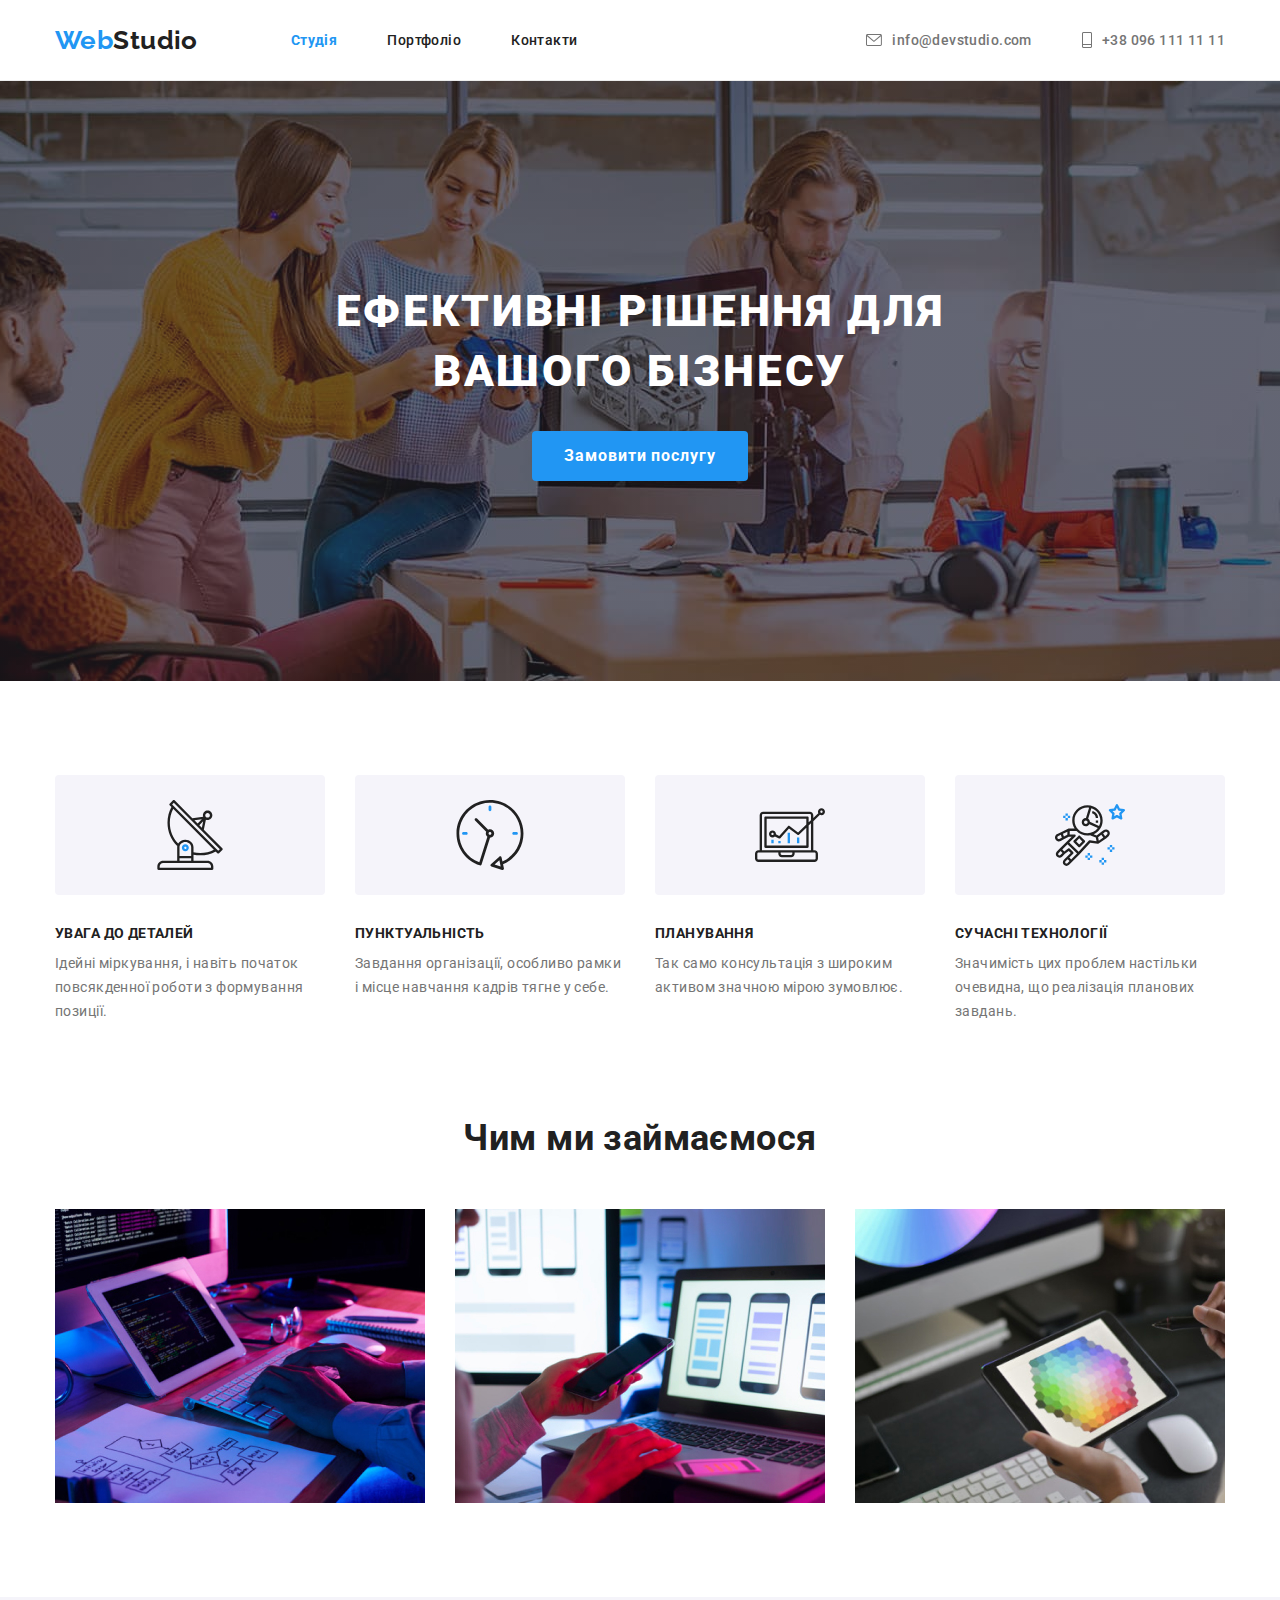
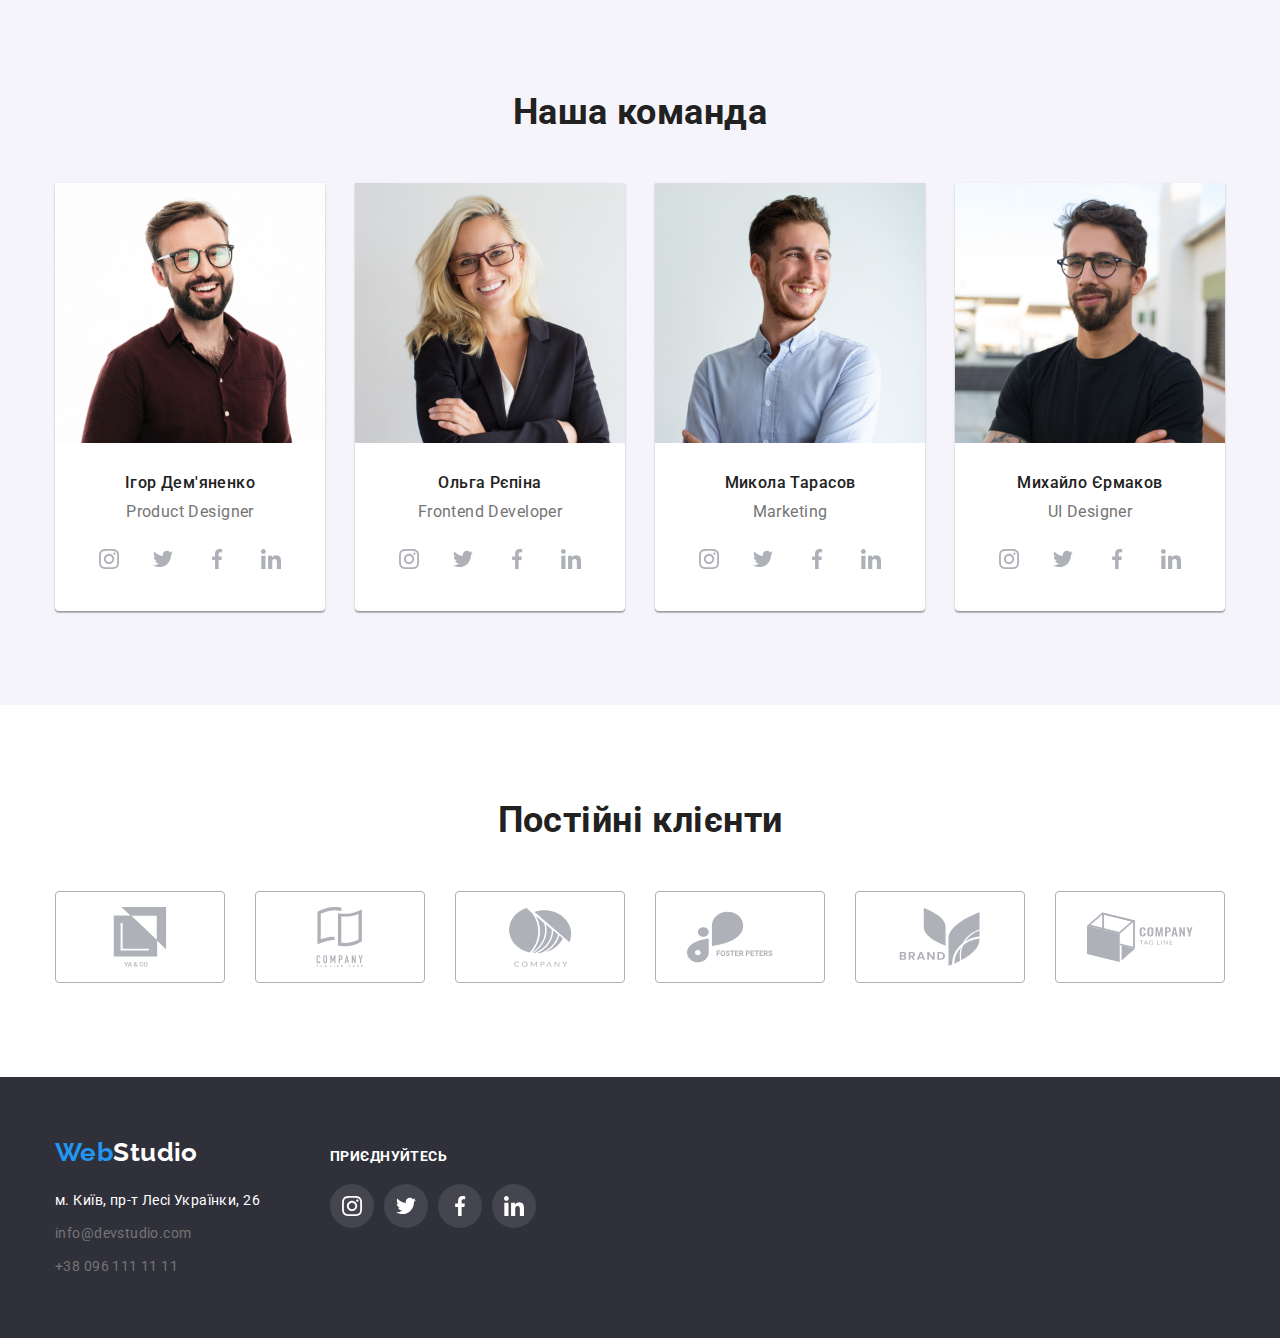
<file: index.html>
<!DOCTYPE html>
<html lang="uk">
  <head>
    <meta charset="UTF-8" />
    <meta http-equiv="X-UA-Compatible" content="IE=edge" />
    <meta name="viewport" content="width=device-width, initial-scale=1.0" />
    <title>WebStudio</title>
    <link rel="preconnect" href="https://fonts.googleapis.com" />
    <link rel="preconnect" href="https://fonts.gstatic.com" crossorigin />
    <link
      href="https://fonts.googleapis.com/css2?family=Raleway:wght@700&family=Roboto:wght@400;500;700;900&display=swap"
      rel="stylesheet"
    />
    <link
      rel="stylesheet"
      href="https://cdnjs.cloudflare.com/ajax/libs/modern-normalize/1.1.0/modern-normalize.css"
    />
    <link rel="stylesheet" href="./css/styles.css" />
  </head>
  <body>
    <header class="page-header">
      <div class="header-container container">
        <nav class="nav">
          <a class="logo link" href="./index.html">
            <span class="logo-first">Web</span><span class="logo-second">Studio</span></a
          >
          <ul class="nav-list list">
            <li><a class="nav-link link active" href="./index.html">Студія</a></li>
            <li><a class="nav-link link" href="./portfolio.html">Портфоліо</a></li>
            <li><a class="nav-link link" href="#">Контакти</a></li>
          </ul>
        </nav>
        <ul class="contact-list">
          <li>
            <a class="header-mail contact-link link" href="mailto:info@devstudio.com">
              <svg class="icon-contact" width="16px" height="12px">
                <use href="./images/icons/icons.svg#envelope"></use>
              </svg>
              info@devstudio.com
            </a>
          </li>
          <li>
            <a class="header-phone contact-link link" href="tel:+380961111111">
              <svg class="icon-contact" width="10px" height="16px">
                <use href="./images/icons/icons.svg#phone"></use>
              </svg>
              +38 096 111 11 11</a
            >
          </li>
        </ul>
      </div>
    </header>

    <main>
      <!-- HERO -->
      <section class="hero section">
        <div class="container">
          <h1 class="hero-title">Ефективні рішення для вашого бізнесу</h1>
          <button class="hero-button" type="button">Замовити послугу</button>
        </div>
      </section>
      <!-- BENEFITS -->
      <section class="benefits-section section">
        <div class="benefits-container container">
          <h2 class="visually-hidden">Переваги нашої команди</h2>
          <ul class="benefits-order list">
            <li class="benefits-list">
              <div class="benefits-thumb">
                <svg class="icon-details" width="70" height="70">
                  <use href="./images/icons/icons.svg#antenna"></use>
                </svg>
              </div>
              <h3 class="benefits-title">Увага до деталей</h3>
              <p class="benefits-text">
                Ідейні міркування, і навіть початок повсякденної роботи з формування позиції.
              </p>
            </li>
            <li class="benefits-list">
              <div class="benefits-thumb">
                <svg class="icon-details" width="70" height="70">
                  <use href="./images/icons/icons.svg#clock"></use>
                </svg>
              </div>
              <h3 class="benefits-title">Пунктуальність</h3>
              <p class="benefits-text">
                Завдання організації, особливо рамки і місце навчання кадрів тягне у себе.
              </p>
            </li>
            <li class="benefits-list">
              <div class="benefits-thumb">
                <svg class="icon-details" width="70" height="70">
                  <use href="./images/icons/icons.svg#diagram"></use>
                </svg>
              </div>
              <h3 class="benefits-title">Планування</h3>
              <p class="benefits-text">
                Так само консультація з широким активом значною мірою зумовлює.
              </p>
            </li>
            <li class="benefits-list">
              <div class="benefits-thumb">
                <svg class="icon-details" width="70" height="70">
                  <use href="./images/icons/icons.svg#astronaut"></use>
                </svg>
              </div>
              <h3 class="benefits-title">Cучасні технології</h3>
              <p class="benefits-text">
                Значимість цих проблем настільки очевидна, що реалізація планових завдань.
              </p>
            </li>
          </ul>
        </div>
      </section>
      <!-- WHAT WE DO -->
      <section class="whatwedo section">
        <div class="whatwedo-container container">
          <h2 class="whatwedo-title section-title">Чим ми займаємося</h2>
          <ul class="whatwedo-list list">
            <li><img src="./images/codding.jpg" alt="Розробка додатків" width="370" /></li>
            <li><img src="./images/mobile-codding.jpg" alt="Мобільна розробка" width="370" /></li>
            <li><img src="./images/tab-graphics.jpg" alt="Графічний дизайн" width="370" /></li>
          </ul>
        </div>
      </section>
      <!-- OUR TEAM -->
      <section class="section-team section">
        <div class="team-container container">
          <h2 class="section-title">Наша команда</h2>
          <ul class="team-list list">
            <li class="team-member">
              <img
                src="./images/Igor-demianenko.jpg"
                alt="Фотографія члена команди Ігоря Дем'яненка"
                width="270"
              />
              <div class="team-info">
                <h3 class="team-title">Ігор Дем'яненко</h3>
                <p class="team-position">Product Designer</p>
                <ul class="team-social list">
                  <li class="social-list">
                    <a
                      class="social-links link"
                      href="https://instagram.com"
                      target="_blank"
                      rel="noopener nofollow noreffer"
                      aria-label="Instagram icon"
                    >
                      <svg class="team-icons" width="20" height="20">
                        <use href="./images/icons/icons.svg#instagram"></use>
                      </svg>
                    </a>
                  </li>
                  <li class="social-list">
                    <a
                      class="social-links link"
                      href="http://twitter.com"
                      target="_blank"
                      rel="noopener nofollow noreffer"
                      aria-label="Twitter icon"
                    >
                      <svg class="team-icons" width="20" height="20">
                        <use href="./images/icons/icons.svg#twitter"></use>
                      </svg>
                    </a>
                  </li>
                  <li class="social-list">
                    <a
                      class="social-links link"
                      href="https://facebook.com"
                      target="_blank"
                      rel="noopener nofollow noreffer"
                      aria-label="Facebook icon"
                    >
                      <svg class="team-icons" width="20" height="20">
                        <use href="./images/icons/icons.svg#facebook"></use>
                      </svg>
                    </a>
                  </li>
                  <li class="social-list">
                    <a
                      class="social-links link"
                      href="https://linkedin.com"
                      target="_blank"
                      rel="noopener nofollow noreffer"
                      aria-label="Linkedin icon"
                    >
                      <svg class="team-icons" width="20" height="20">
                        <use href="./images/icons/icons.svg#linkedin"></use>
                      </svg>
                    </a>
                  </li>
                </ul>
              </div>
            </li>
            <li class="team-member">
              <img
                src="./images/olha-repina.jpg"
                alt="Фотографія члена команди Ольги Рєпіної"
                width="270"
              />
              <div class="team-info">
                <h3 class="team-title">Ольга Рєпіна</h3>
                <p class="team-position">Frontend Developer</p>
                <ul class="team-social list">
                  <li class="social-list">
                    <a
                      class="social-links link"
                      href="https://instagram.com"
                      target="_blank"
                      rel="noopener nofollow noreffer"
                      aria-label="Instagram icon"
                    >
                      <svg class="team-icons" width="20" height="20">
                        <use href="./images/icons/icons.svg#instagram"></use>
                      </svg>
                    </a>
                  </li>
                  <li class="social-list">
                    <a
                      class="social-links link"
                      href="http://twitter.com"
                      target="_blank"
                      rel="noopener nofollow noreffer"
                      aria-label="Twitter icon"
                    >
                      <svg class="team-icons" width="20" height="20">
                        <use href="./images/icons/icons.svg#twitter"></use>
                      </svg>
                    </a>
                  </li>
                  <li class="social-list">
                    <a
                      class="social-links link"
                      href="https://facebook.com"
                      target="_blank"
                      rel="noopener nofollow noreffer"
                      aria-label="Facebook icon"
                    >
                      <svg class="team-icons" width="20" height="20">
                        <use href="./images/icons/icons.svg#facebook"></use>
                      </svg>
                    </a>
                  </li>
                  <li class="social-list">
                    <a
                      class="social-links link"
                      href="https://linkedin.com"
                      target="_blank"
                      rel="noopener nofollow noreffer"
                      aria-label="Linkedin icon"
                    >
                      <svg class="team-icons" width="20" height="20">
                        <use href="./images/icons/icons.svg#linkedin"></use>
                      </svg>
                    </a>
                  </li>
                </ul>
              </div>
            </li>
            <li class="team-member">
              <img
                src="./images/mykola-tarasov.jpg"
                alt="Фотографія члена команди Миколи Тарасова"
                width="270"
              />
              <div class="team-info">
                <h3 class="team-title">Микола Тарасов</h3>
                <p class="team-position">Marketing</p>
                <ul class="team-social list">
                  <li class="social-list">
                    <a
                      class="social-links link"
                      href="https://instagram.com"
                      target="_blank"
                      rel="noopener nofollow noreffer"
                      aria-label="Instagram icon"
                    >
                      <svg class="team-icons" width="20" height="20">
                        <use href="./images/icons/icons.svg#instagram"></use>
                      </svg>
                    </a>
                  </li>
                  <li class="social-list">
                    <a
                      class="social-links link"
                      href="http://twitter.com"
                      target="_blank"
                      rel="noopener nofollow noreffer"
                      aria-label="Twitter icon"
                    >
                      <svg class="team-icons" width="20" height="20">
                        <use href="./images/icons/icons.svg#twitter"></use>
                      </svg>
                    </a>
                  </li>
                  <li class="social-list">
                    <a
                      class="social-links link"
                      href="https://facebook.com"
                      target="_blank"
                      rel="noopener nofollow noreffer"
                      aria-label="Facebook icon"
                    >
                      <svg class="team-icons" width="20" height="20">
                        <use href="./images/icons/icons.svg#facebook"></use>
                      </svg>
                    </a>
                  </li>
                  <li class="social-list">
                    <a
                      class="social-links link"
                      href="https://linkedin.com"
                      target="_blank"
                      rel="noopener nofollow noreffer"
                      aria-label="Linkedin icon"
                    >
                      <svg class="team-icons" width="20" height="20">
                        <use href="./images/icons/icons.svg#linkedin"></use>
                      </svg>
                    </a>
                  </li>
                </ul>
              </div>
            </li>
            <li class="team-member">
              <img
                src="./images/mikhailo-ermakov.jpg"
                alt="Фотографія члена команди Михайла Єрмакова"
                width="270"
              />
              <div class="team-info">
                <h3 class="team-title">Михайло Єрмаков</h3>
                <p class="team-position">UI Designer</p>
                <ul class="team-social list">
                  <li class="social-list">
                    <a
                      class="social-links link"
                      href="https://instagram.com"
                      target="_blank"
                      rel="noopener nofollow noreffer"
                      aria-label="Instagram icon"
                    >
                      <svg class="team-icons" width="20" height="20">
                        <use href="./images/icons/icons.svg#instagram"></use>
                      </svg>
                    </a>
                  </li>
                  <li class="social-list">
                    <a
                      class="social-links link"
                      href="http://twitter.com"
                      target="_blank"
                      rel="noopener nofollow noreffer"
                      aria-label="Twitter icon"
                    >
                      <svg class="team-icons" width="20" height="20">
                        <use href="./images/icons/icons.svg#twitter"></use>
                      </svg>
                    </a>
                  </li>
                  <li class="social-list">
                    <a
                      class="social-links link"
                      href="https://facebook.com"
                      target="_blank"
                      rel="noopener nofollow noreffer"
                      aria-label="Facebook icon"
                    >
                      <svg class="team-icons" width="20" height="20">
                        <use href="./images/icons/icons.svg#facebook"></use>
                      </svg>
                    </a>
                  </li>
                  <li class="social-list">
                    <a
                      class="social-links link"
                      href="https://linkedin.com"
                      target="_blank"
                      rel="noopener nofollow noreffer"
                      aria-label="Linkedin icon"
                    >
                      <svg class="team-icons" width="20" height="20">
                        <use href="./images/icons/icons.svg#linkedin"></use>
                      </svg>
                    </a>
                  </li>
                </ul>
              </div>
            </li>
          </ul>
        </div>
      </section>
      <!-- OUR CLIENTS -->
      <section class="clients-section section">
        <div class="clients container">
          <h2 class="section-title">Постійні клієнти</h2>
          <ul class="clients-list list">
            <li class="client-portfolio">
              <a class="clients-link" href="#">
                <svg class="icon-clients" width="106" height="60">
                  <use href="./images/icons/icons.svg#clients-1"></use>
                </svg>
              </a>
            </li>
            <li class="client-portfolio">
              <a class="clients-link" href="#">
                <svg class="icon-clients" width="106" height="60">
                  <use href="./images/icons/icons.svg#clients-2"></use>
                </svg>
              </a>
            </li>
            <li class="client-portfolio">
              <a class="clients-link" href="#">
                <svg class="icon-clients" width="106" height="60">
                  <use href="./images/icons/icons.svg#clients-3"></use>
                </svg>
              </a>
            </li>
            <li class="client-portfolio">
              <a class="clients-link" href="#">
                <svg class="icon-clients" width="106" height="60">
                  <use href="./images/icons/icons.svg#clients-4"></use>
                </svg>
              </a>
            </li>
            <li class="client-portfolio">
              <a class="clients-link" href="#">
                <svg class="icon-clients" width="106" height="60">
                  <use href="./images/icons/icons.svg#clients-5"></use>
                </svg>
              </a>
            </li>
            <li class="client-portfolio">
              <a class="clients-link" href="#">
                <svg class="icon-clients" width="106" height="60">
                  <use href="./images/icons/icons.svg#clients-6"></use>
                </svg>
              </a>
            </li>
          </ul>
        </div>
      </section>
    </main>

    <footer class="footer">
      <div class="footer-container container">
        <div class="adress-container">
          <a class="logo link" href="./index.html">
            <span class="footerlogo-first">Web</span
            ><span class="footerlogo-second">Studio</span></a
          >
          <address class="adress-main">
            <ul class="adress-list list">
              <li class="adress-li">
                <a
                  class="adress-link link"
                  href="https://goo.gl/maps/gWZPvUHnFEqQwH8o6"
                  target="_blank"
                  rel="noopener nofollow noreffer"
                  >м. Київ, пр-т Лесі Українки, 26</a
                >
              </li>
              <li class="adress-li">
                <a class="contact-footer link" href="mailto:info@devstudio.com"
                  >info@devstudio.com</a
                >
              </li>
              <li class="adress-li">
                <a class="contact-footer link" href="tel:+380961111111">+38 096 111 11 11</a>
              </li>
            </ul>
          </address>
        </div>
        <div class="footer-social">
          <p class="footer-text">приєднуйтесь</p>
          <ul class="footer-list list">
            <li class="social-list">
              <a
                class="social-links link"
                href="https://instagram.com"
                target="_blank"
                rel="noopener nofollow noreffer"
                aria-label="Instagram icon"
              >
                <svg class="footer-icons" width="20" height="20">
                  <use href="./images/icons/icons.svg#instagram"></use>
                </svg>
              </a>
            </li>
            <li class="social-list">
              <a
                class="social-links link"
                href="https://twitter.com"
                target="_blank"
                rel="noopener nofollow noreffer"
                aria-label="Twitter icon"
              >
                <svg class="footer-icons" width="20" height="20">
                  <use href="./images/icons/icons.svg#twitter"></use>
                </svg>
              </a>
            </li>
            <li class="social-list">
              <a
                class="social-links link"
                href="https://facebook.com"
                target="_blank"
                rel="noopener nofollow noreffer"
                aria-label="Facebook icon"
              >
                <svg class="footer-icons" width="20" height="20">
                  <use href="./images/icons/icons.svg#facebook"></use>
                </svg>
              </a>
            </li>
            <li class="social-list">
              <a
                class="social-links link"
                href="https://linkedin.com"
                target="_blank"
                rel="noopener nofollow noreffer"
                aria-label="Linkedin icon"
              >
                <svg class="footer-icons" width="20" height="20">
                  <use href="./images/icons/icons.svg#linkedin"></use>
                </svg>
              </a>
            </li>
          </ul>
        </div>
      </div>
    </footer>
  </body>
</html>
</file>
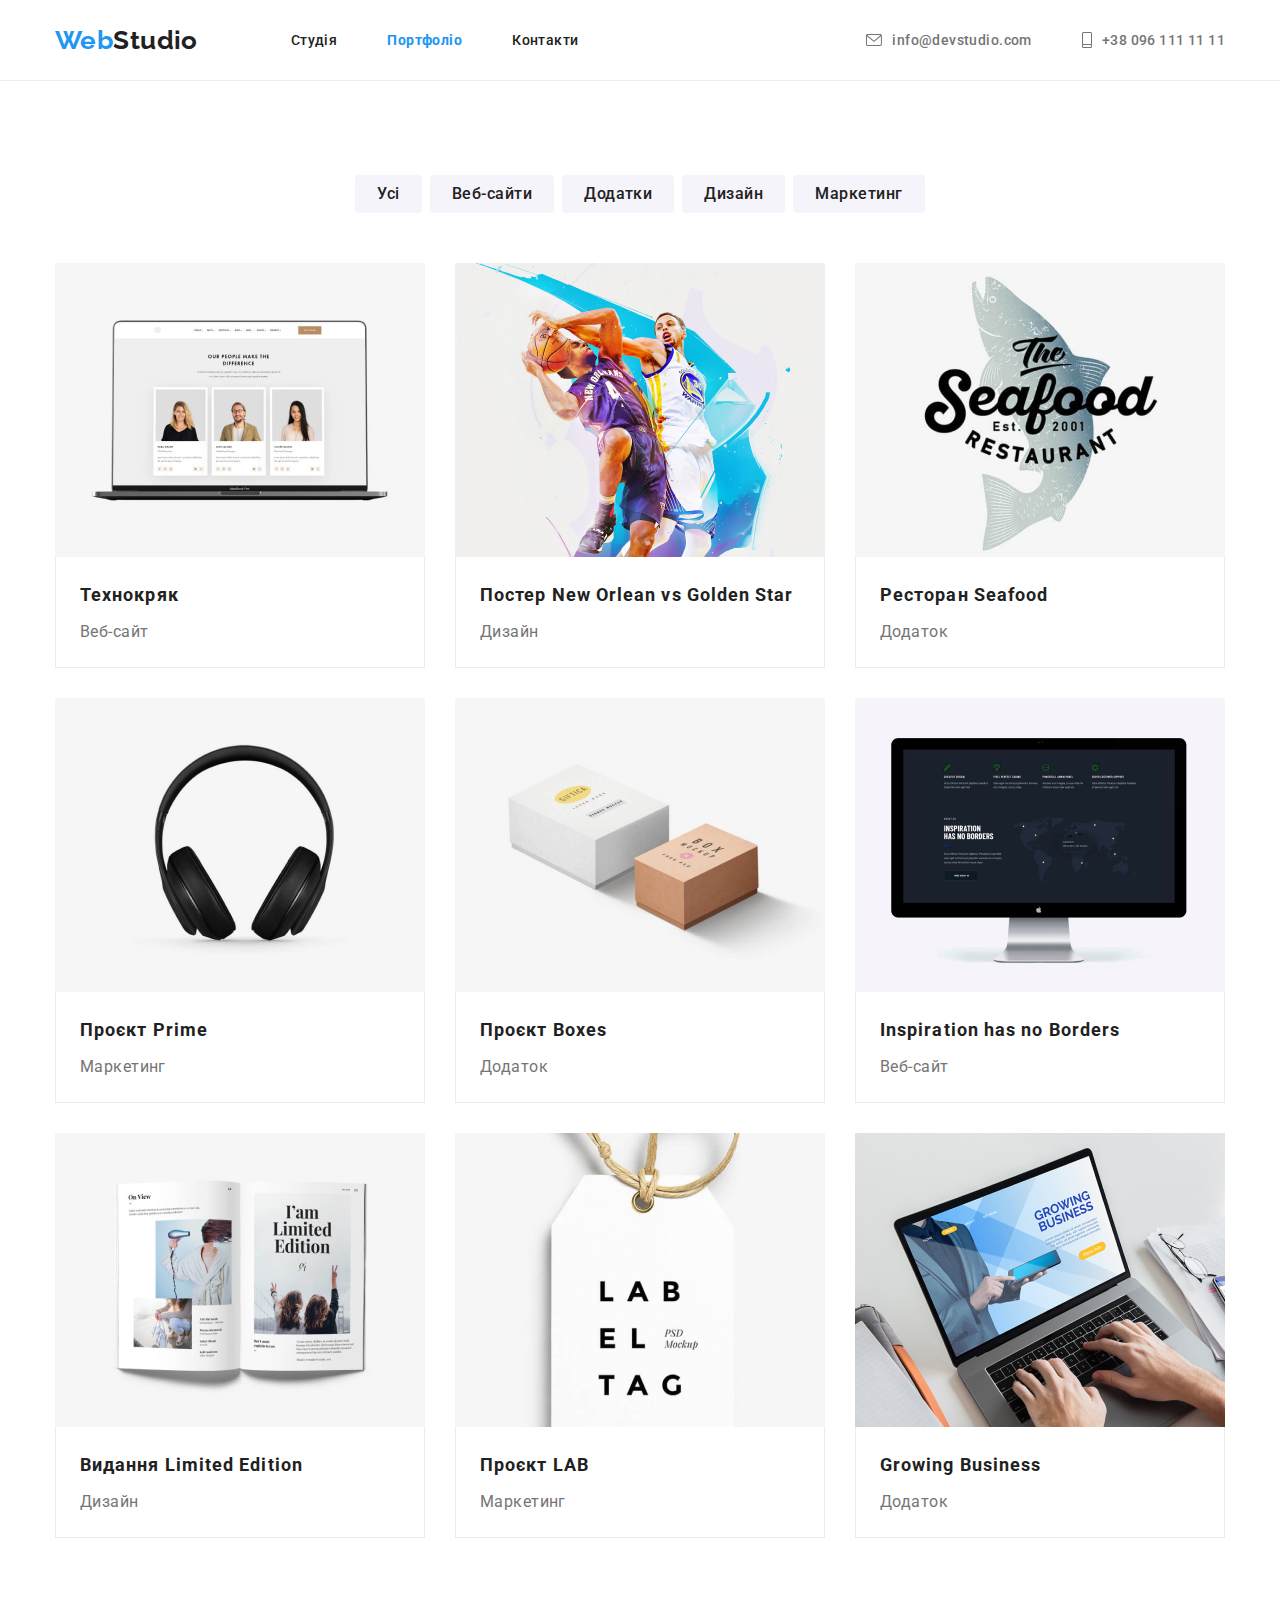
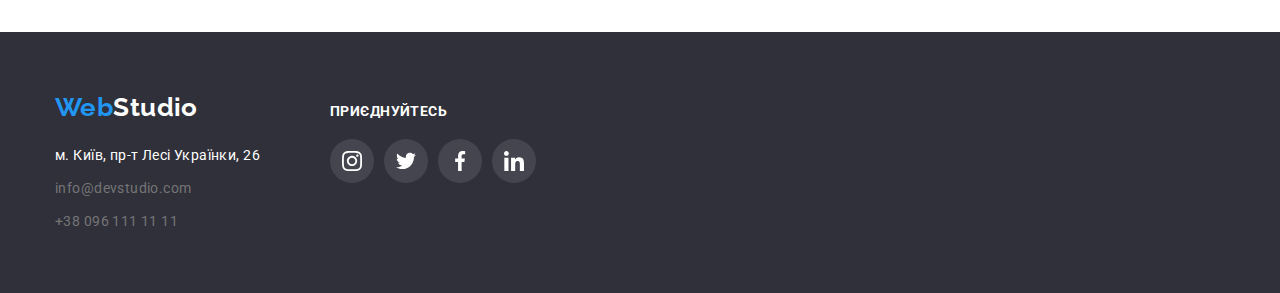
<file: portfolio.html>
<!DOCTYPE html>
<html lang="uk">
  <head>
    <meta charset="UTF-8" />
    <meta http-equiv="X-UA-Compatible" content="IE=edge" />
    <meta name="viewport" content="width=device-width, initial-scale=1.0" />
    <title>WebStudio</title>
    <link rel="preconnect" href="https://fonts.googleapis.com" />
    <link rel="preconnect" href="https://fonts.gstatic.com" crossorigin />
    <link
      href="https://fonts.googleapis.com/css2?family=Raleway:wght@700&family=Roboto:wght@400;500;700;900&display=swap"
      rel="stylesheet"
    />
    <link
      rel="stylesheet"
      href="https://cdnjs.cloudflare.com/ajax/libs/modern-normalize/1.1.0/modern-normalize.css"
    />
    <link rel="stylesheet" href="./css/styles.css" />
  </head>
  <body>
    <header class="page-header">
      <div class="header-container container">
        <nav class="nav">
          <a class="logo link" href="./index.html">
            <span class="logo-first">Web</span><span class="logo-second">Studio</span></a
          >
          <ul class="nav-list list">
            <li><a class="nav-link link" href="./index.html">Студія</a></li>
            <li><a class="nav-link link active" href="./portfolio.html">Портфоліо</a></li>
            <li><a class="nav-link link" href="#">Контакти</a></li>
          </ul>
        </nav>
        <ul class="contact-list">
          <li>
            <a class="header-mail contact-link link" href="mailto:info@devstudio.com">
              <svg class="icon-contact" width="16px" height="12px">
                <use href="./images/icons/icons.svg#envelope"></use>
              </svg>
              info@devstudio.com
            </a>
          </li>
          <li>
            <a class="header-phone contact-link link" href="tel:+380961111111">
              <svg class="icon-contact" width="10px" height="16px">
                <use href="./images/icons/icons.svg#phone"></use>
              </svg>
              +38 096 111 11 11</a
            >
          </li>
        </ul>
      </div>
    </header>

    <main>
      <section class="section">
        <div class="samples-container container">
          <h1 class="visually-hidden">приклади робіт</h1>
          <ul class="filter list">
            <li><button class="filter-button" type="button">усі</button></li>
            <li><button class="filter-button" type="button">веб-сайти</button></li>
            <li><button class="filter-button" type="button">додатки</button></li>
            <li><button class="filter-button" type="button">дизайн</button></li>
            <li><button class="filter-button" type="button">маркетинг</button></li>
          </ul>
          <ul class="samples list">
            <li class="card">
              <a class="card-link link" href="#">
                <div class="card-thumb">
                  <img
                    src="./images/technokriak.jpg"
                    alt="веб-сайт технокряк"
                    width="370"
                    height="294"
                  />
                </div>
                <div class="card-content">
                  <h2 class="sample-name">Технокряк</h2>
                  <p class="sample-type">Веб-сайт</p>
                </div>
              </a>
            </li>
            <li class="card">
              <a class="card-link link" href="#">
                <div class="card-thumb">
                  <img
                    src="./images/poster-no-vs-gs.jpg"
                    alt="дизайн постеру для гри"
                    width="370"
                    height="294"
                  />
                </div>
                <div class="card-content">
                  <h2 class="sample-name">Постер New Orlean vs Golden Star</h2>
                  <p class="sample-type">Дизайн</p>
                </div>
              </a>
            </li>
            <li class="card">
              <a class="card-link link" href="#">
                <div class="card-thumb">
                  <img
                    src="./images/seafood.jpg"
                    alt="додаток для ресторану"
                    width="370"
                    height="294"
                  />
                </div>
                <div class="card-content">
                  <h2 class="sample-name">Ресторан Seafood</h2>
                  <p class="sample-type">Додаток</p>
                </div>
              </a>
            </li>
            <li class="card">
              <a class="card-link link" href="#">
                <div class="card-thumb">
                  <img
                    src="./images/prime.jpg"
                    alt="маркетинговий проєкт прайм"
                    width="370"
                    height="294"
                  />
                </div>
                <div class="card-content">
                  <h2 class="sample-name">Проєкт Prime</h2>
                  <p class="sample-type">Маркетинг</p>
                </div>
              </a>
            </li>
            <li class="card">
              <a class="card-link link" href="#">
                <div class="card-thumb">
                  <img src="./images/boxes.jpg" alt="проєкт коробочки" width="370" height="294" />
                </div>
                <div class="card-content">
                  <h2 class="sample-name">Проєкт Boxes</h2>
                  <p class="sample-type">Додаток</p>
                </div>
              </a>
            </li>
            <li class="card">
              <a class="card-link link" href="#">
                <div class="card-thumb">
                  <img
                    src="./images/web-site-ihb.jpg"
                    alt="веб-сайт натхнення"
                    width="370"
                    height="294"
                  />
                </div>
                <div class="card-content">
                  <h2 class="sample-name">Inspiration has no Borders</h2>
                  <p class="sample-type">Веб-сайт</p>
                </div>
              </a>
            </li>
            <li class="card">
              <a class="card-link link" href="#">
                <div class="card-thumb">
                  <img
                    src="./images/limited-edittion.jpg"
                    alt="дизайн видяння лімітед едішн"
                    width="370"
                    height="294"
                  />
                </div>
                <div class="card-content">
                  <h2 class="sample-name">Видання Limited Edition</h2>
                  <p class="sample-type">Дизайн</p>
                </div>
              </a>
            </li>
            <li class="card">
              <a class="card-link link" href="#">
                <div class="card-thumb">
                  <img
                    src="./images/project-lab.jpg"
                    alt="маркетинговий проєкт лаб"
                    width="370"
                    height="294"
                  />
                </div>
                <div class="card-content">
                  <h2 class="sample-name">Проєкт LAB</h2>
                  <p class="sample-type">Маркетинг</p>
                </div>
              </a>
            </li>
            <li class="card">
              <a class="card-link link" href="#">
                <div class="card-thumb">
                  <img
                    src="./images/app-growing-b.jpg"
                    alt="додаток процвітаючий бізнес"
                    width="370"
                    height="294"
                  />
                </div>
                <div class="card-content">
                  <h2 class="sample-name">Growing Business</h2>
                  <p class="sample-type">Додаток</p>
                </div>
              </a>
            </li>
          </ul>
        </div>
      </section>
    </main>
    <footer class="footer">
      <div class="footer-container container">
        <div class="adress-container">
          <a class="logo link" href="./index.html">
            <span class="footerlogo-first">Web</span
            ><span class="footerlogo-second">Studio</span></a
          >
          <address class="adress-main">
            <ul class="adress-list list">
              <li class="adress-li">
                <a
                  class="adress-link link"
                  href="https://goo.gl/maps/gWZPvUHnFEqQwH8o6"
                  target="_blank"
                  rel="noopener nofollow noreffer"
                  >м. Київ, пр-т Лесі Українки, 26</a
                >
              </li>
              <li class="adress-li">
                <a class="contact-footer link" href="mailto:info@devstudio.com"
                  >info@devstudio.com</a
                >
              </li>
              <li class="adress-li">
                <a class="contact-footer link" href="tel:+380961111111">+38 096 111 11 11</a>
              </li>
            </ul>
          </address>
        </div>
        <div class="footer-social">
          <p class="footer-text">приєднуйтесь</p>
          <ul class="footer-list list">
            <li class="social-list">
              <a
                class="social-links link"
                href="https://instagram.com"
                target="_blank"
                rel="noopener nofollow noreffer"
                aria-label="Instagram icon"
              >
                <svg class="footer-icons" width="20" height="20">
                  <use href="./images/icons/icons.svg#instagram"></use>
                </svg>
              </a>
            </li>
            <li class="social-list">
              <a
                class="social-links link"
                href="https://twitter.com"
                target="_blank"
                rel="noopener nofollow noreffer"
                aria-label="Twitter icon"
              >
                <svg class="footer-icons" width="20" height="20">
                  <use href="./images/icons/icons.svg#twitter"></use>
                </svg>
              </a>
            </li>
            <li class="social-list">
              <a
                class="social-links link"
                href="https://facebook.com"
                target="_blank"
                rel="noopener nofollow noreffer"
                aria-label="Facebook icon"
              >
                <svg class="footer-icons" width="20" height="20">
                  <use href="./images/icons/icons.svg#facebook"></use>
                </svg>
              </a>
            </li>
            <li class="social-list">
              <a
                class="social-links link"
                href="https://linkedin.com"
                target="_blank"
                rel="noopener nofollow noreffer"
                aria-label="Linkedin icon"
              >
                <svg class="footer-icons" width="20" height="20">
                  <use href="./images/icons/icons.svg#linkedin"></use>
                </svg>
              </a>
            </li>
          </ul>
        </div>
      </div>
    </footer>
  </body>
</html>
</file>
<file: css/styles.css>
:root {
  --primary-text-color: #212121;
  --primary-white-color: #ffffff;
  --title-text-color: #212121;
  --accent-color: #2196f3;
  --secondary-site-color: #2196f3;
  --contacts-color: #757575;
  --secondary-bg-color: #2f303a;
  --secondary-text-color: #757575;
  --button-bg-color: #f5f4fa;
  --section-team-color: #f5f4fa;
}

body {
  font-family: 'Roboto', sans-serif;
  color: var(--primary-text-color);
  background-color: #ffffff;
  font-size: 14px;
  font-weight: 400;
  letter-spacing: 0.03em;
}

.visually-hidden {
  position: absolute;
  width: 1px;
  height: 1px;
  margin: -1px;
  border: 0;
  padding: 0;

  white-space: nowrap;
  clip-path: inset(100%);
  clip: rect(0 0 0 0);
  overflow: hidden;
}

h1,
h2,
h3,
h4,
h5,
h6,
p {
  margin: 0;
}

ul,
ol {
  list-style: none;
  padding: 0;
  margin: 0;
}

img {
  display: block;
  max-width: 100%;
  height: auto;
}

.link {
  text-decoration: none;
}

.section {
  padding: 94px 0;
}

.container {
  width: 1200px;
  padding: 0 15px;
  margin: 0 auto;
}

/* HEADER */

.page-header {
  border-bottom: 1px solid #ececec;
}

.header-container {
  display: flex;
  align-items: center;
}

.nav {
  display: flex;
  align-items: center;
}

.nav-list {
  display: flex;
  align-items: center;
  gap: 50px;
  margin-left: 93px;
  padding: 0;
}

.nav-list a {
  padding: 32px 0;
  display: block;
}

.nav-list .active {
  font-weight: 700;
  color: var(--accent-color);
}

.nav-link {
  color: var(--primary-text-color);
  font-weight: 500;
  line-height: calc(16 / 14);
}

.nav-link:hover,
.nav-link:focus {
  color: var(--accent-color);
}

.contact-container {
  padding: 0;
}

.contact-list {
  display: flex;
  align-items: center;
  gap: 50px;
  margin-left: auto;
}

.icon-contact {
  margin-right: 10px;
  fill: currentColor;
}

.contact-link {
  padding: 28px 0;
  display: flex;
  justify-content: center;
  align-items: center;

  color: var(--contacts-color);
  font-weight: 500;
  line-height: calc(24 / 14);
}

.contact-link:hover,
.contact-link:focus {
  color: var(--accent-color);
}

.logo {
  font-family: 'Raleway', sans-serif;
  font-weight: 700;
  font-size: 26px;
  line-height: calc(31 / 26);
  color: #2196f3;
}

.logo-second {
  color: var(--primary-text-color);
}

/* MAIN INDEX.HTML*/

/* HERO */

.hero {
  padding: 200px 0;
  max-width: 1600px;
  height: 600px;
  margin: auto;
  background-color: var(--secondary-bg-color);
  text-align: center;

  background-image: linear-gradient(rgba(47, 48, 58, 0.4), rgba(47, 48, 58, 0.4)),
    url('../images/herobg.jpg');
  background-repeat: no-repeat;
  background-size: cover;
  background-position: center;
}

.hero-title {
  margin: 0 auto 30px;
  width: 696px;
  color: var(--primary-white-color);
  font-weight: 900;
  font-size: 44px;
  line-height: calc(60 / 44);
  letter-spacing: 0.06em;
  text-transform: uppercase;
  text-align: center;
}

.hero-button {
  font-family: inherit;
  color: var(--primary-white-color);
  background-color: var(--secondary-site-color);
  border-radius: 4px;
  font-weight: 700;
  font-size: 16px;
  line-height: calc(30 / 16);
  letter-spacing: 0.06em;
  border: none;
  align-items: center;
  text-align: center;
  padding: 10px 32px;
}

.section-title {
  color: var(--title-text-color);
  font-weight: 700;
  font-size: 36px;
  line-height: calc(42 / 36);
  text-align: center;
  margin-bottom: 50px;
}

/* OUR BENEFITS */

.benefits-section {
  padding-bottom: 0;
}

.benefits-order {
  display: flex;
  gap: 30px;
}

.benefits-thumb {
  display: flex;
  width: 270px;
  height: 120px;
  background-color: #f5f4fa;
  margin-bottom: 30px;
  align-items: center;
  justify-content: center;

  border-radius: 4px;
}

.benefits-list {
  width: 270px;
  text-align: left;
}

.benefits-title {
  margin-bottom: 10px;

  color: var(--title-text-color);
  font-weight: 700;
  font-size: 14px;
  line-height: calc(16 / 14);
  text-transform: uppercase;
}

.benefits-text {
  color: var(--secondary-text-color);
  font-weight: 400;
  line-height: calc(24 / 14);
}

/* WHAT WE DO */

.whatwedo-list {
  display: flex;
  gap: 30px;
  margin: 0;
  padding: 0;
}

/* OUR TEAM */

.section-team {
  background-color: var(--section-team-color);
}

.team-list {
  display: flex;
  gap: 30px;
  padding: 0;
  margin: 0;
}

.team-member {
  background-color: #ffffff;
  border-radius: 0px 0px 4px 4px;
  box-shadow: 0px 1px 3px rgba(0, 0, 0, 0.12), 0px 1px 1px rgba(0, 0, 0, 0.14),
    0px 2px 1px rgba(0, 0, 0, 0.2);
}

.team-info {
  padding-top: 30px;
  padding-bottom: 30px;
}

.team-title {
  color: var(--title-text-color);
  font-weight: 500;
  font-size: 16px;
  line-height: calc(19 / 16);
  text-align: center;
  margin-bottom: 10px;
}

.team-position {
  color: var(--secondary-text-color);
  font-weight: 400;
  font-size: 16px;
  line-height: calc(19 / 16);
  text-align: center;
  margin-bottom: 16px;
}

.team-social {
  display: flex;
  justify-content: center;
  gap: 10px;
}

.social-links {
  display: flex;
  align-items: center;
  justify-content: center;
  width: 44px;
  height: 44px;
  background-color: var(--primary-white-color);
  color: #afb1b8;
  border-radius: 50%;
}

.team-icons {
  fill: currentColor;
}

.social-links:hover,
.social-links:focus {
  background-color: var(--accent-color);
  color: var(--primary-white-color);
}

/* OUR CLIENTS */

.clients-list {
  display: flex;
  gap: 30px;
}

.clients-link {
  display: flex;
  align-items: center;
  justify-content: center;

  border: 1px solid currentColor;
  border-radius: 4px;
  color: #afb1b8;

  width: 170px;
  height: 92px;
}

.clients-link:focus,
.clients-link:hover {
  color: var(--accent-color);
}

.icon-clients {
  fill: currentColor;
}

/* MAIN PORTFOLIO.HTML */

/* FILTER BUTTONS */

.filter {
  display: flex;
  justify-content: center;
  margin-bottom: 50px;
}

.filter li:not(:last-child) {
  margin-right: 8px;
}

.filter-button:first-letter {
  text-transform: uppercase;
}

.filter-button:hover,
.filter-button:focus {
  background-color: var(--accent-color);
  color: var(--primary-white-color);
  box-shadow: 0px 3px 1px rgba(0, 0, 0, 0.1), 0px 1px 2px rgba(0, 0, 0, 0.08),
    0px 2px 2px rgba(0, 0, 0, 0.12);
  border-radius: 4px;
}

.filter-button {
  padding: 6px 22px;

  color: var(--primary-text-color);
  background-color: var(--button-bg-color);
  font-family: inherit;
  font-weight: 500;
  font-size: 16px;
  line-height: calc(26 / 16);
  letter-spacing: 0.03em;
  text-align: center;
  border-radius: 4px;
  border-color: var(--button-bg-color);
  border-style: hidden;
  cursor: pointer;
}

/* SAMPLES */

.samples {
  display: flex;
  gap: 30px;
  flex-wrap: wrap;
}

.card-link {
  display: block;
}

.card-link:hover,
.card-link:focus {
  box-shadow: 0px 1px 1px rgba(0, 0, 0, 0.12), 0px 4px 4px rgba(0, 0, 0, 0.06),
    1px 4px 6px rgba(0, 0, 0, 0.16);
}

.card-content {
  padding: 20px 24px;
  border-bottom: 1px solid #ececec;
  border-left: 1px solid #ececec;
  border-right: 1px solid #ececec;
}

.sample-name {
  color: var(--title-text-color);
  font-weight: 700;
  font-size: 18px;
  letter-spacing: 0.06em;
  line-height: calc(36 / 18);
}

.sample-type {
  color: var(--secondary-text-color);
  font-size: 16px;
  line-height: calc(30 / 16);
  margin-top: 4px;
}

/* FOOTER */

.footer {
  padding: 60px 0;
  background-color: #2f303a;
}

.footer-container {
  display: flex;
  align-items: baseline;
}

.adress-container {
  display: block;
  margin-right: 70px;
}

.footerlogo-second {
  color: var(--primary-white-color);
}

.adress-main {
  font-style: normal;
  padding: 0;
  margin-top: 20px;
}

.adress-li:not(:first-child) {
  margin-top: 9px;
}

.contact-footer {
  color: var(--contacts-color);
  line-height: calc(24 / 14);
}

.contact-footer:hover,
.contact-footer:focus {
  color: var(--accent-color);
}

.adress-link {
  color: var(--primary-white-color);
  line-height: calc(24 / 14);
}

.adress-link:hover,
.adress-link:focus {
  color: var(--accent-color);
}

.footer-text {
  text-transform: uppercase;
  color: var(--primary-white-color);
  font-weight: 700;
  font-size: 14px;
  line-height: 16px;
  letter-spacing: 0.03em;
}

.footer-list {
  margin-top: 20px;
  display: flex;
  justify-content: center;
  gap: 10px;
}

.footer-icons {
  fill: var(--primary-white-color);
}

.footer-social a {
  width: 44px;
  height: 44px;
  border-radius: 50%;
  background-color: rgba(255, 255, 255, 0.1);
}
</file>
